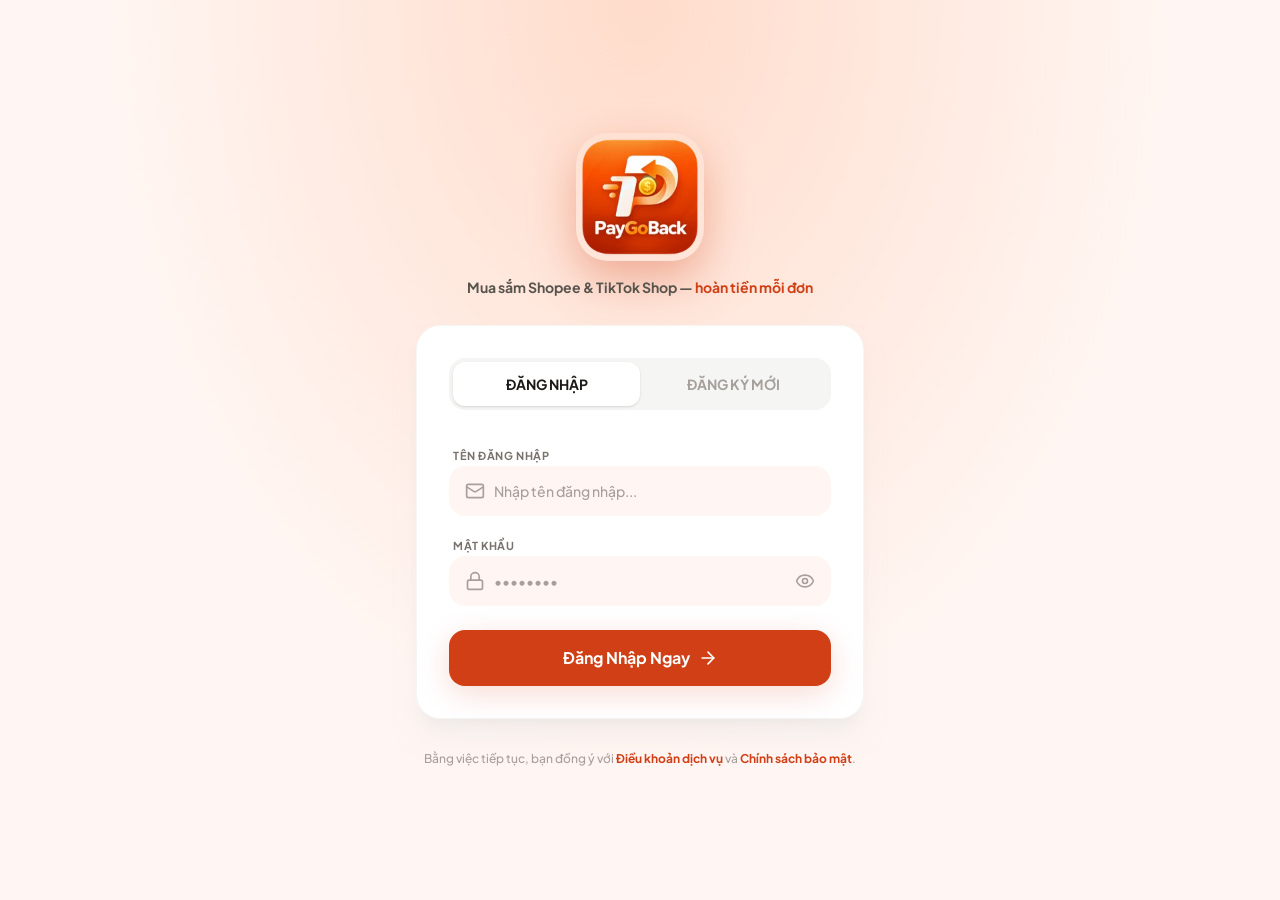
<file: index.html>
<!doctype html>
<html lang="vi">
  <head>
    <meta charset="UTF-8" />
    <meta name="viewport" content="width=device-width, initial-scale=1.0, viewport-fit=cover" />
    <title>PaybackGo — Hoàn tiền khi mua sắm</title>
    <meta name="description" content="PaybackGo - nền tảng hoàn tiền khi mua sắm Shopee & TikTok Shop." />
    <meta name="theme-color" content="#D03F15" />
    <meta name="apple-mobile-web-app-capable" content="yes" />
    <link rel="manifest" href="/manifest.json" />
    <link rel="icon" type="image/png" sizes="32x32" href="/icons/favicon-32x32.png" />
    <link rel="icon" type="image/png" sizes="16x16" href="/icons/favicon-16x16.png" />
    <link rel="apple-touch-icon" href="/icons/apple-touch-icon-180x180.png" />
    <link rel="preconnect" href="https://paybackgo.store" crossorigin />
    <link rel="preload" href="/fonts/pjs-latin.woff2" as="font" type="font/woff2" crossorigin />
    <link rel="preload" href="/fonts/pjs-vietnamese.woff2" as="font" type="font/woff2" crossorigin />
    <link rel="preload" href="/icons/logo-96.webp" as="image" type="image/webp" />
    <style>
      html,body{margin:0;background:#FFF6F3}
      #splash{position:fixed;inset:0;display:flex;align-items:center;justify-content:center;background:#FFF6F3}
      #splash img{width:72px;height:72px;border-radius:18px;animation:pbgpulse 1.2s ease-in-out infinite}
      @keyframes pbgpulse{0%,100%{opacity:1;transform:scale(1)}50%{opacity:.55;transform:scale(.94)}}
    </style>
    <script type="module" crossorigin src="/assets/index-CqxmsZ7B.js"></script>
    <link rel="stylesheet" crossorigin href="/assets/index-DdfK6RBT.css">
  </head>
  <body>
    <div id="root"><div id="splash"><img src="/icons/logo-96.webp" alt="" width="72" height="72" /></div></div>
  </body>
</html>
</file>
